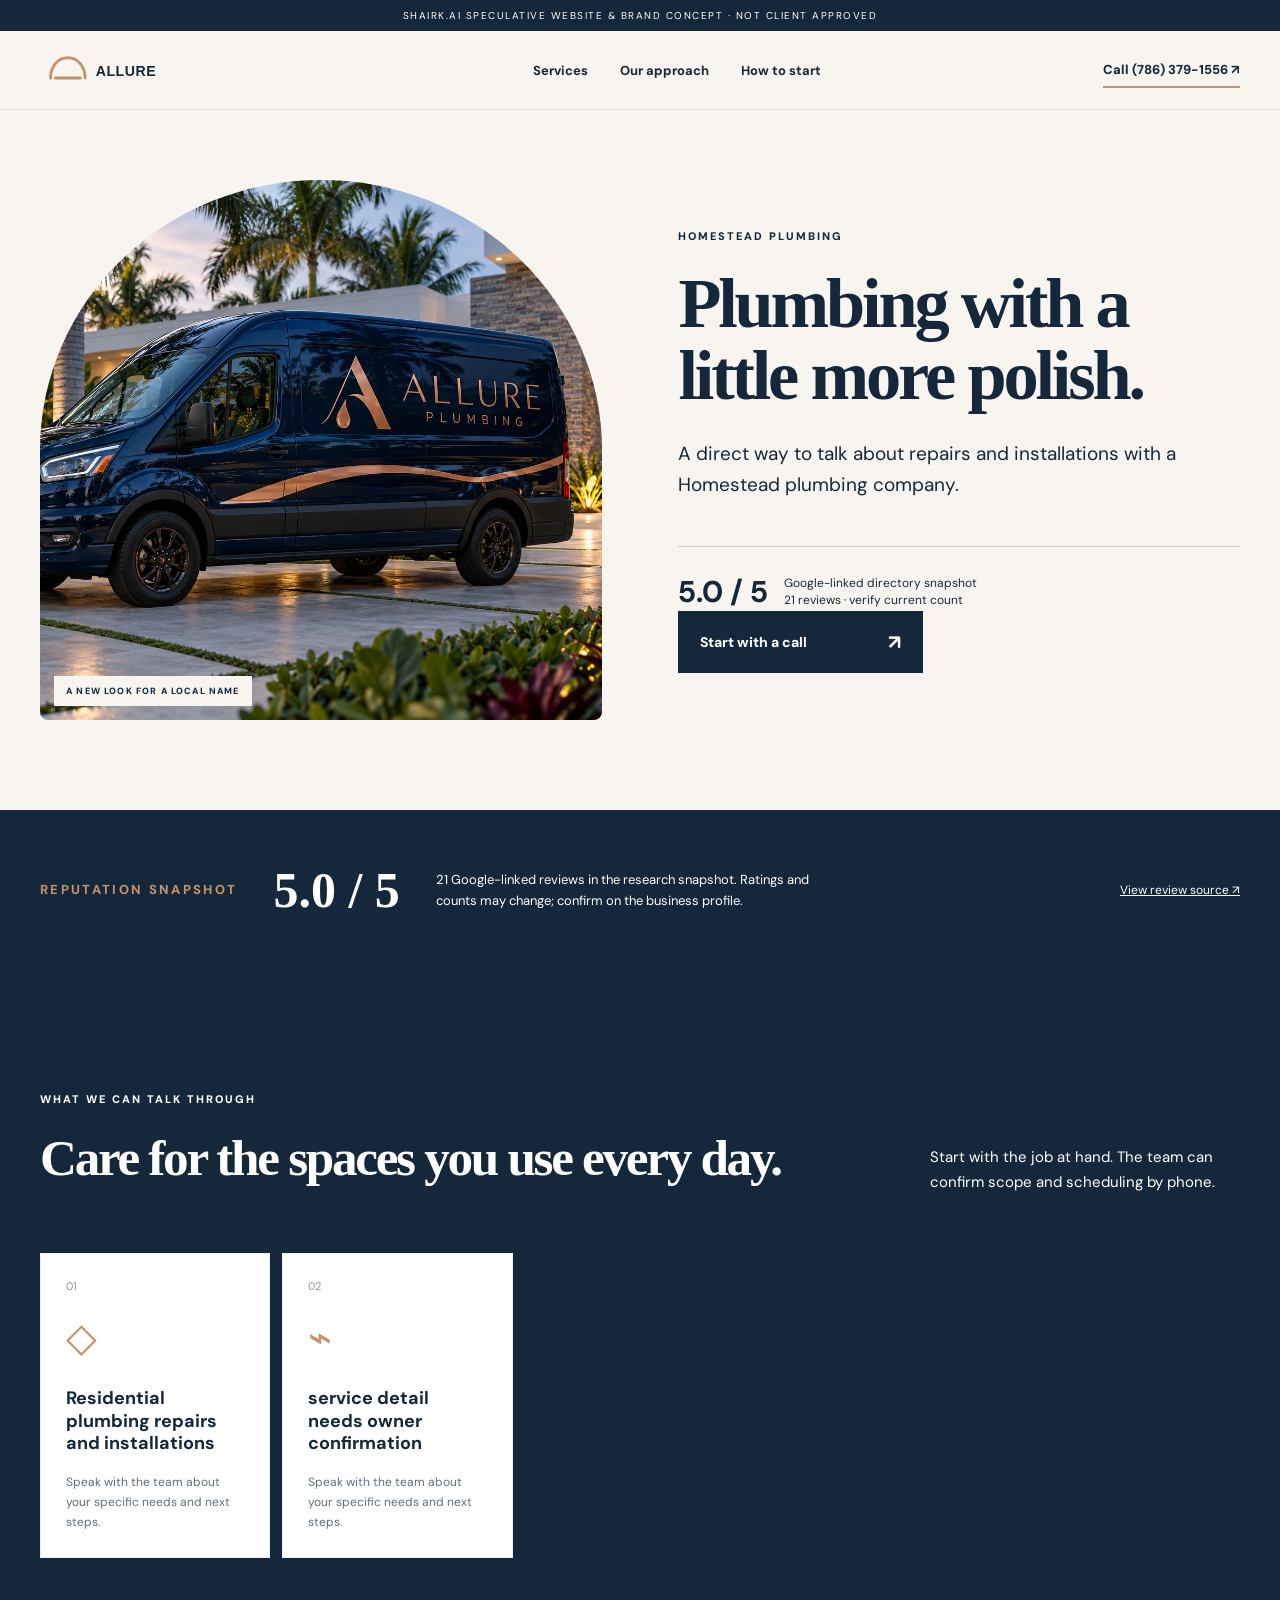
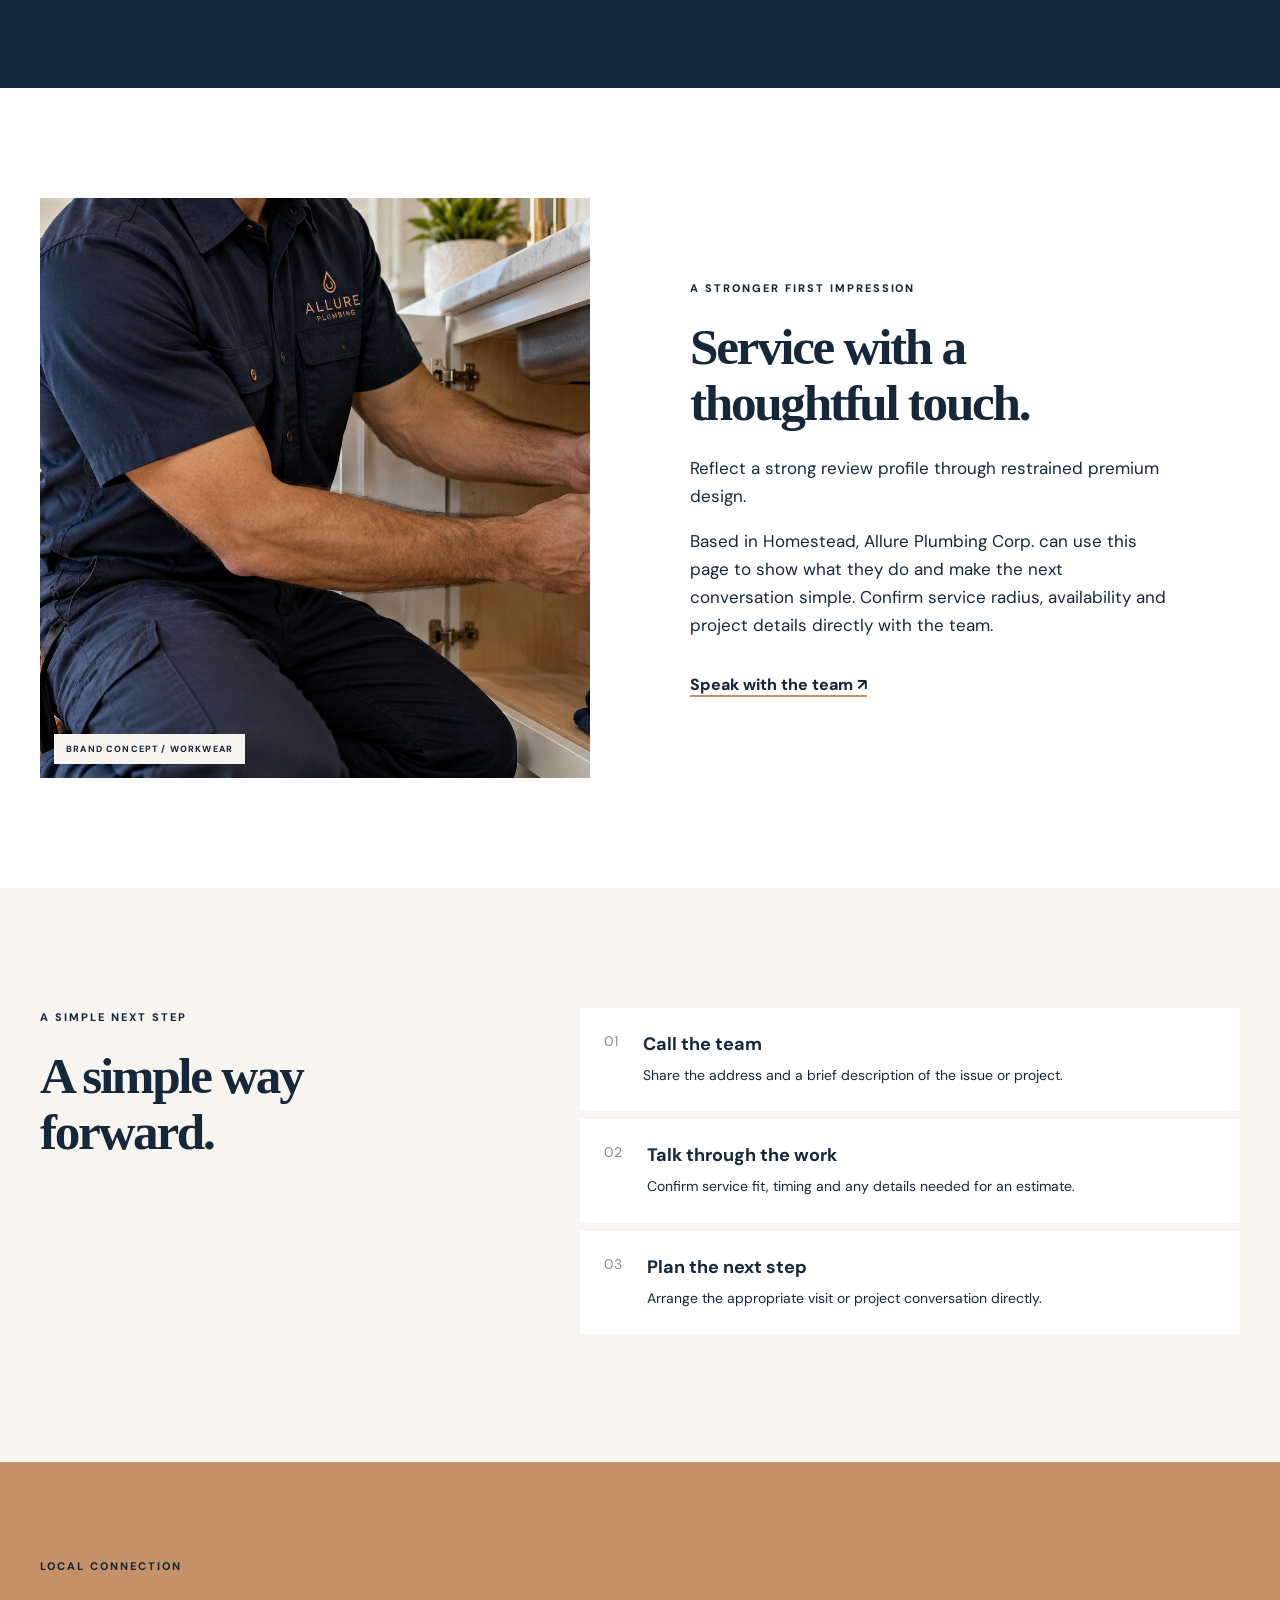
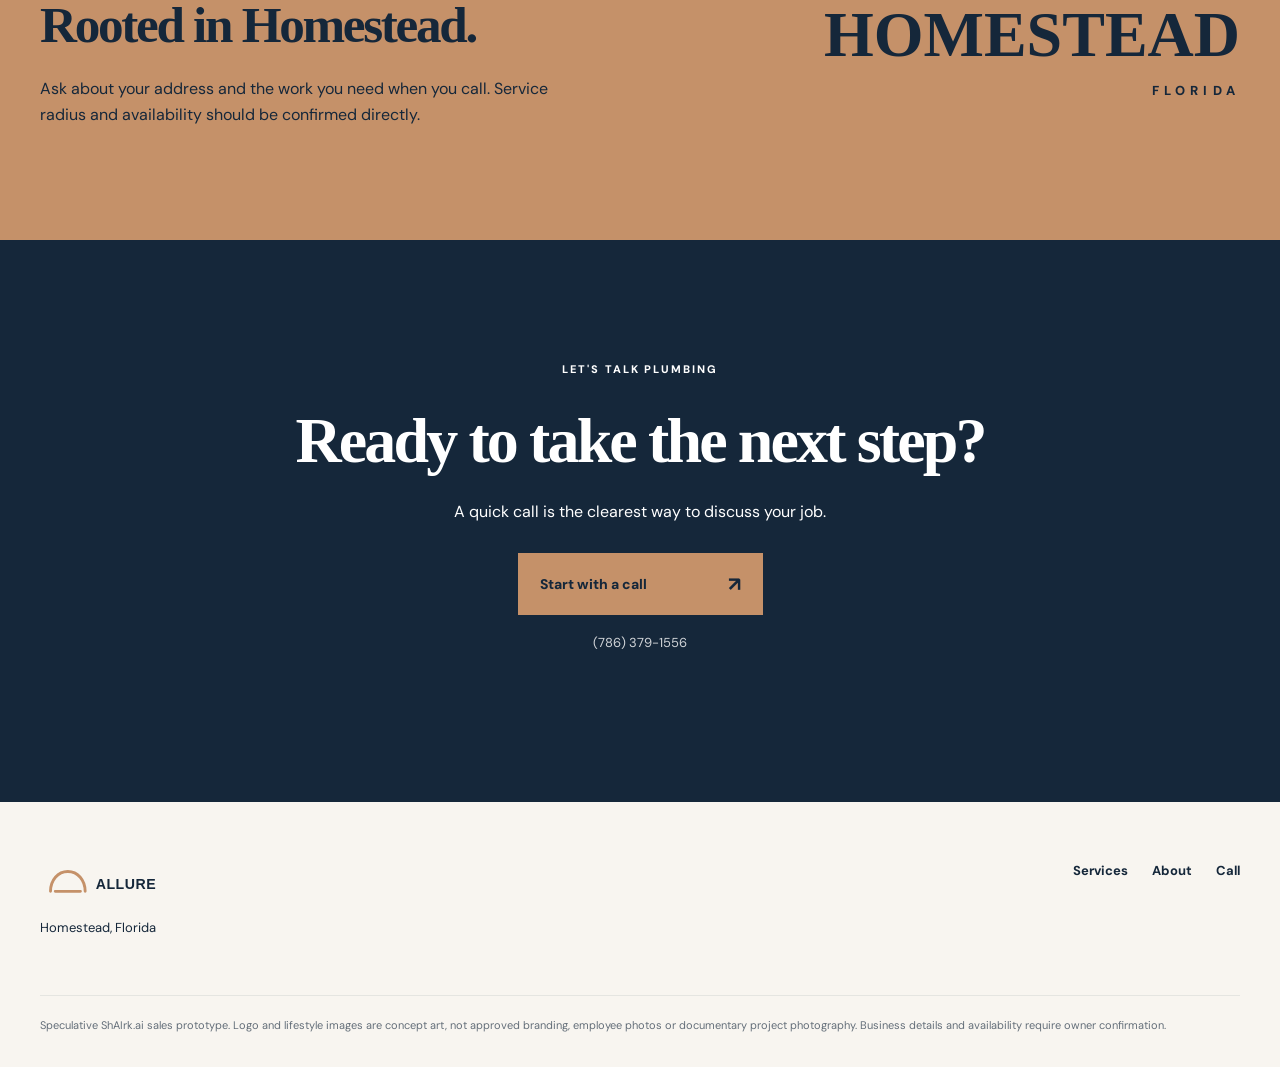
<file: index.html>
<!doctype html><html lang="en"><head><meta charset="utf-8"><meta name="viewport" content="width=device-width,initial-scale=1"><meta name="theme-color" content="#15273a"><meta name="description" content="Concept landing page for Allure Plumbing Corp.: explore plumbing services and call (786) 379-1556."><title>Allure Plumbing Corp. | Plumbing in Homestead</title><link rel="icon" href="assets/favicon.svg" type="image/svg+xml"><link rel="stylesheet" href="styles.css"></head>
    <body class="style-6"><div class="concept-ribbon">SHAIRK.AI SPECULATIVE WEBSITE & BRAND CONCEPT · NOT CLIENT APPROVED</div><header class="site-header"><div class="wrap nav"><a class="brand" href="#top" aria-label="Allure Plumbing Corp. home"><img src="assets/logo-concept-a.svg" alt="Allure Plumbing Corp. concept logo"></a><nav aria-label="Main navigation"><a href="#services">Services</a><a href="#about">Our approach</a><a href="#process">How to start</a></nav><a class="nav-call" href="tel:+17863791556">Call (786) 379-1556 ↗</a></div></header><main id="top"><section class="hero wrap"><div class="hero-media"><img src="assets/brand-vehicle.png" alt="Speculative branded service vehicle concept" loading="eager"><div class="caption">A NEW LOOK FOR A LOCAL NAME</div></div><div class="hero-copy"><p class="eyebrow">HOMESTEAD PLUMBING</p><h1>Plumbing with a little more polish.</h1><p class="lead">A direct way to talk about repairs and installations with a Homestead plumbing company.</p><div class="rating"><strong>5.0 / 5</strong><span>Google-linked directory snapshot<br>21 reviews · verify current count</span></div><a class="button" href="tel:+17863791556">Start with a call <span>↗</span></a></div></section><section class="review-band" aria-label="Reputation snapshot"><div class="wrap review-inner"><p class="eyebrow">REPUTATION SNAPSHOT</p><strong>5.0 / 5</strong><p>21 Google-linked reviews in the research snapshot. Ratings and counts may change; confirm on the business profile.</p><a href="https://reviews.birdeye.com/allure-plumbing-corp-167033149842529" target="_blank" rel="noopener noreferrer">View review source ↗</a></div></section><section class="services wrap" id="services"><div class="section-heading"><div><p class="eyebrow">WHAT WE CAN TALK THROUGH</p><h2>Care for the spaces you use every day.</h2></div><p>Start with the job at hand. The team can confirm scope and scheduling by phone.</p></div><div class="service-grid"><article class="service-card"><span class="service-index">01</span><span class="service-symbol" aria-hidden="true">◇</span><h3>Residential plumbing repairs and installations</h3><p>Speak with the team about your specific needs and next steps.</p></article><article class="service-card"><span class="service-index">02</span><span class="service-symbol" aria-hidden="true">⌁</span><h3>service detail needs owner confirmation</h3><p>Speak with the team about your specific needs and next steps.</p></article></div></section>
    <section class="story" id="about"><div class="wrap story-grid"><div class="story-media"><img src="assets/brand-workwear.png" alt="Speculative branded workwear concept" loading="lazy"><span class="caption">BRAND CONCEPT / WORKWEAR</span></div><div class="story-copy"><p class="eyebrow">A STRONGER FIRST IMPRESSION</p><h2>Service with a thoughtful touch.</h2><p>Reflect a strong review profile through restrained premium design.</p><p>Based in Homestead, Allure Plumbing Corp. can use this page to show what they do and make the next conversation simple. Confirm service radius, availability and project details directly with the team.</p><a class="text-link" href="tel:+17863791556">Speak with the team ↗</a></div></div></section>
    <section class="process wrap process-alt" id="process"><div><p class="eyebrow">A SIMPLE NEXT STEP</p><h2>A simple way forward.</h2></div><ol><li><span>01</span><div><strong>Call the team</strong><p>Share the address and a brief description of the issue or project.</p></div></li><li><span>02</span><div><strong>Talk through the work</strong><p>Confirm service fit, timing and any details needed for an estimate.</p></div></li><li><span>03</span><div><strong>Plan the next step</strong><p>Arrange the appropriate visit or project conversation directly.</p></div></li></ol></section><section class="area" id="area"><div class="wrap area-inner"><div><p class="eyebrow">LOCAL CONNECTION</p><h2>Rooted in Homestead.</h2><p>Ask about your address and the work you need when you call. Service radius and availability should be confirmed directly.</p></div><div class="area-mark">HOMESTEAD<span>FLORIDA</span></div></div></section><section class="final-cta"><div class="wrap"><p class="eyebrow">LET'S TALK PLUMBING</p><h2>Ready to take the next step?</h2><p>A quick call is the clearest way to discuss your job.</p><a class="button" href="tel:+17863791556">Start with a call <span>↗</span></a><p class="phone-print">(786) 379-1556</p></div></section></main><footer><div class="wrap footer-grid"><div><img src="assets/logo-concept-a.svg" alt="Allure Plumbing Corp. concept logo"><p>Homestead, Florida</p></div><div><a href="#services">Services</a><a href="#about">About</a><a href="tel:+17863791556">Call</a></div></div><p class="disclaimer wrap">Speculative ShAIrk.ai sales prototype. Logo and lifestyle images are concept art, not approved branding, employee photos or documentary project photography. Business details and availability require owner confirmation.</p></footer><a class="mobile-call" href="tel:+17863791556">Start with a call ↗</a></body></html>
</file>
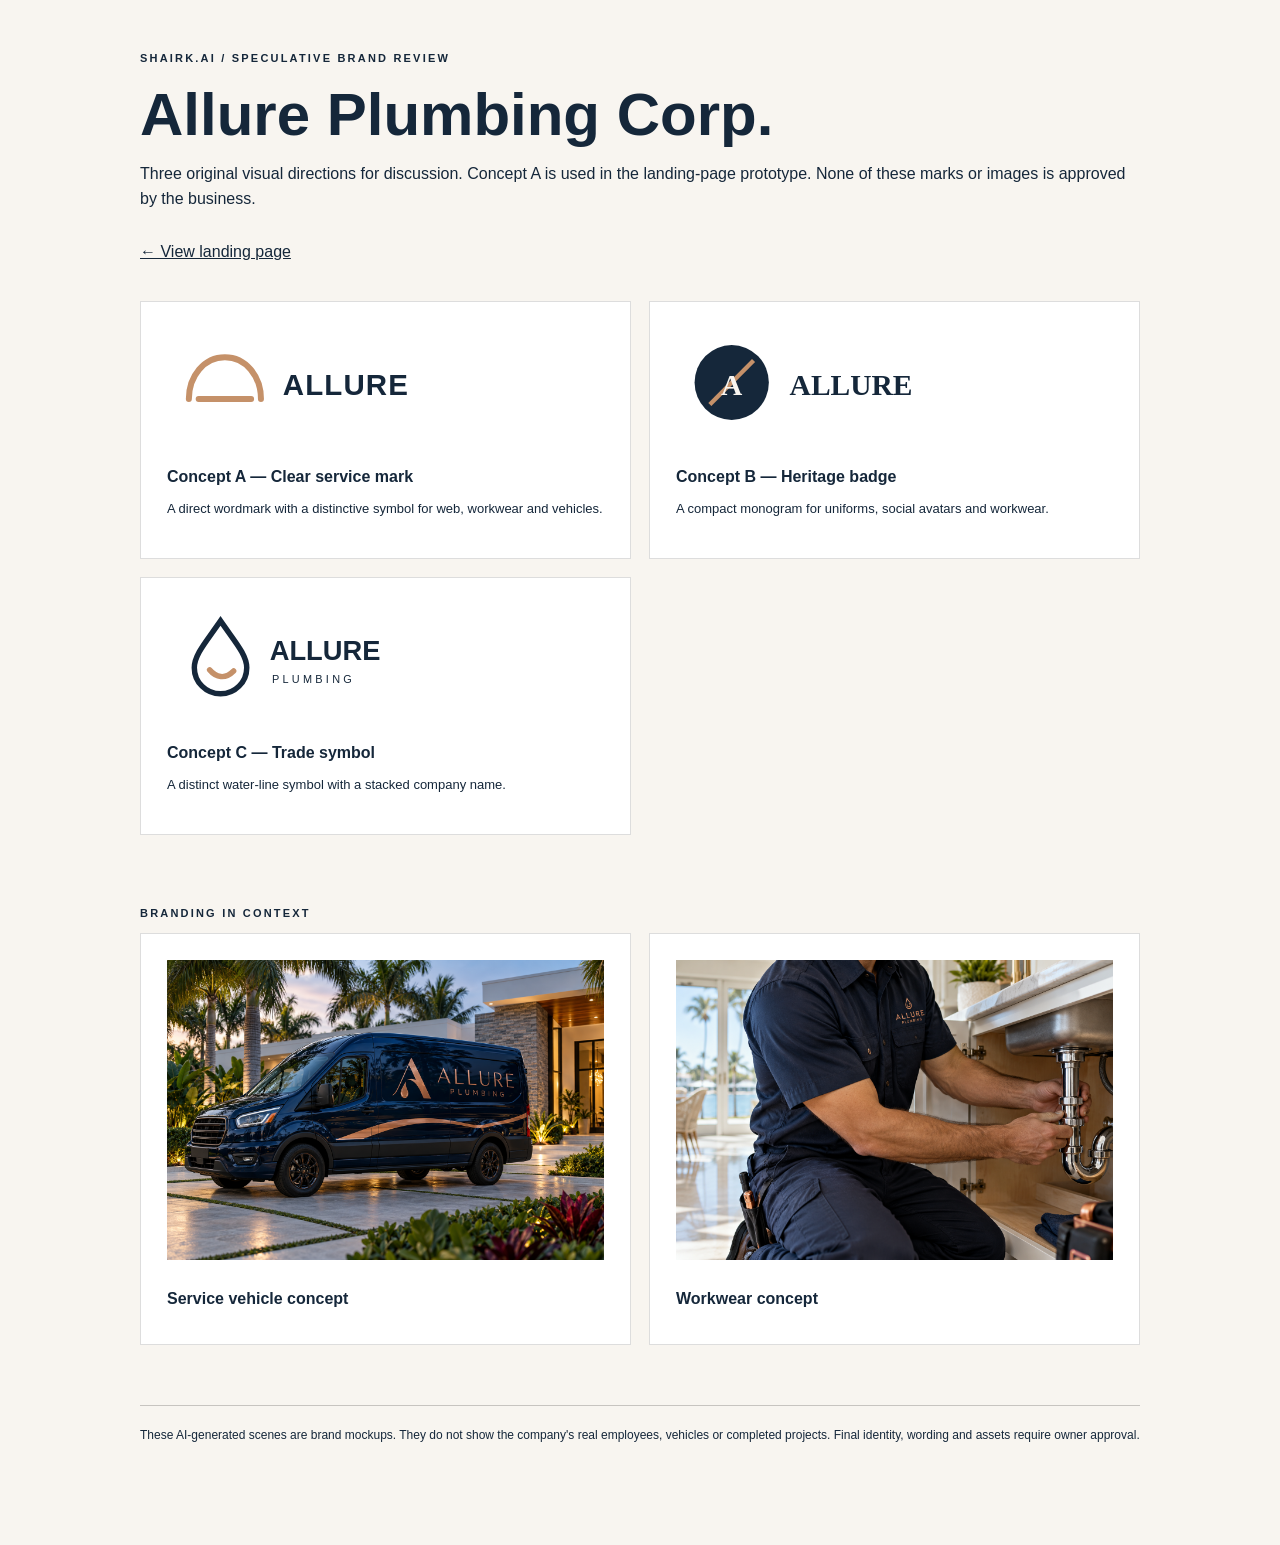
<file: logo-review.html>
<!doctype html><html lang="en"><head><meta charset="utf-8"><meta name="viewport" content="width=device-width,initial-scale=1"><title>Allure Plumbing Corp. | Brand concept review</title><style>body{margin:0;background:#f8f5f0;color:#15273a;font-family:Arial,sans-serif}main{width:min(1000px,calc(100% - 36px));margin:50px auto 100px}.eyebrow{font-size:11px;letter-spacing:.2em;font-weight:bold}h1{font-size:clamp(34px,5vw,60px);line-height:1.05;margin:16px 0}p{line-height:1.55}a{color:inherit}.back{display:inline-block;margin:15px 0 40px}.grid{display:grid;grid-template-columns:1fr 1fr;gap:18px}.card{background:white;padding:26px;border:1px solid #0002}.card img{width:100%;height:110px;object-fit:contain;object-position:left}.card h2{font-size:16px;margin:26px 0 10px}.card p{font-size:13px}.card img.concept-photo{width:100%;height:300px;object-fit:cover}.photos{margin-top:70px}.note{font-size:12px;border-top:1px solid #0003;padding-top:20px;margin-top:60px}@media(max-width:700px){.grid{grid-template-columns:1fr}}</style></head><body><main><p class="eyebrow">SHAIRK.AI / SPECULATIVE BRAND REVIEW</p><h1>Allure Plumbing Corp.</h1><p>Three original visual directions for discussion. Concept A is used in the landing-page prototype. None of these marks or images is approved by the business.</p><a class="back" href="/">← View landing page</a><div class="grid"><article class="card"><img src="assets/logo-concept-a.svg" alt="Clean professional wordmark"><h2>Concept A — Clear service mark</h2><p>A direct wordmark with a distinctive symbol for web, workwear and vehicles.</p></article><article class="card"><img src="assets/logo-concept-b.svg" alt="Monogram badge"><h2>Concept B — Heritage badge</h2><p>A compact monogram for uniforms, social avatars and workwear.</p></article><article class="card"><img src="assets/logo-concept-c.svg" alt="Water drop trade icon"><h2>Concept C — Trade symbol</h2><p>A distinct water-line symbol with a stacked company name.</p></article></div><div class="photos"><p class="eyebrow">BRANDING IN CONTEXT</p><div class="grid"><article class="card"><img class="concept-photo" src="assets/brand-vehicle.png" alt="Speculative branded service vehicle concept"><h2>Service vehicle concept</h2></article><article class="card"><img class="concept-photo" src="assets/brand-workwear.png" alt="Speculative branded workwear concept"><h2>Workwear concept</h2></article></div></div><p class="note">These AI-generated scenes are brand mockups. They do not show the company's real employees, vehicles or completed projects. Final identity, wording and assets require owner approval.</p></main></body></html>
</file>
<file: styles.css>
@import url('https://fonts.googleapis.com/css2?family=DM+Sans:wght@400;500;600;700;800&family=Manrope:wght@400;500;600;700;800&display=swap');
    :root{--ink:#15273a;--accent:#c59169;--paper:#f8f5f0;--font-head:Georgia;--font-body:'DM Sans',Arial,sans-serif}*{box-sizing:border-box}html{scroll-behavior:smooth}body{margin:0;color:var(--ink);background:var(--paper);font-family:var(--font-body)}a{color:inherit;text-decoration:none}img{display:block;max-width:100%}.wrap{width:min(1200px,calc(100% - 48px));margin:auto}.concept-ribbon{background:var(--ink);color:white;text-align:center;font-size:10px;letter-spacing:.15em;padding:9px 15px}.site-header{background:var(--paper);border-bottom:1px solid rgba(20,40,50,.1);position:sticky;top:0;z-index:20;backdrop-filter:blur(16px)}.nav{display:flex;align-items:center;justify-content:space-between;gap:28px;min-height:78px}.brand img{width:210px;max-height:52px}nav{display:flex;gap:32px;font-size:13px;font-weight:700}nav a:hover,.text-link:hover{text-decoration:underline}.nav-call{font-size:13px;font-weight:800;border-bottom:2px solid var(--accent);padding:8px 0;white-space:nowrap}.eyebrow{font-size:11px;letter-spacing:.18em;font-weight:800;text-transform:uppercase;margin:0 0 22px}h1,h2,h3,p{margin-top:0}h1,h2{font-family:var(--font-head);letter-spacing:-.045em}h1{font-size:clamp(48px,5.5vw,86px);line-height:1.03;margin:0 0 26px}h2{font-size:clamp(38px,4vw,60px);line-height:1.08;margin:0 0 24px}h3{font-size:21px;line-height:1.25}p{line-height:1.65}.hero{display:grid;grid-template-columns:1fr 1fr;gap:clamp(40px,6vw,90px);align-items:center;min-height:690px;padding-top:70px;padding-bottom:90px}.hero-copy{max-width:600px}.hero-copy .lead{font-size:19px;max-width:540px;margin-bottom:32px}.button{display:inline-flex;align-items:center;justify-content:space-between;gap:38px;background:var(--ink);color:white;font-weight:800;font-size:14px;padding:18px 22px;min-width:245px;transition:transform .2s,background .2s}.button:hover{transform:translateY(-3px);background:#263e50}.button span{font-size:20px}.hero-media{position:relative;min-width:0}.hero-media img{width:100%;height:540px;object-fit:cover}.caption{position:absolute;bottom:14px;left:14px;background:var(--paper);padding:9px 12px;font-size:9px;letter-spacing:.13em;font-weight:800}.rating{display:flex;gap:16px;align-items:center;margin-top:46px;padding-top:25px;border-top:1px solid rgba(30,40,40,.2)}.rating strong{font-size:30px;white-space:nowrap}.rating span{font-size:12px;line-height:1.4}.hero-stamp{position:absolute;right:-20px;bottom:-20px;background:var(--accent);width:140px;height:140px;border-radius:50%;display:grid;place-content:center;text-align:center;font-size:15px;font-weight:800;transform:rotate(10deg)}.review-band{background:var(--ink);color:white}.review-inner{display:flex;align-items:center;gap:36px;min-height:160px}.review-inner .eyebrow{margin:0;min-width:160px;color:var(--accent)}.review-inner strong{font-size:50px;font-family:var(--font-head);white-space:nowrap}.review-inner p{font-size:13px;max-width:390px;margin:0}.review-inner a{font-size:12px;text-decoration:underline;margin-left:auto;white-space:nowrap}.services{padding-top:120px;padding-bottom:130px}.section-heading{display:flex;justify-content:space-between;align-items:end;gap:40px;margin-bottom:44px}.section-heading>p{max-width:310px;font-size:15px}.service-grid{display:grid;grid-template-columns:repeat(5,1fr);gap:12px}.service-card{background:white;min-height:265px;padding:25px;display:flex;flex-direction:column;border:1px solid rgba(20,40,50,.08)}.service-index{font-size:11px;opacity:.5}.service-symbol{font-size:40px;color:var(--accent);margin:18px 0 24px}.service-card h3{font-size:18px;flex:1}.service-card p{font-size:12px;margin:0;opacity:.68}.story{background:white;padding:110px 0}.story-grid{display:grid;grid-template-columns:1fr 1fr;align-items:center;gap:100px}.story-media{position:relative}.story-media img{width:100%;height:580px;object-fit:cover}.story-copy{max-width:480px}.story-copy p:not(.eyebrow){font-size:17px}.text-link{display:inline-block;border-bottom:2px solid var(--accent);font-weight:800;margin-top:18px}.process{display:grid;grid-template-columns:1fr 1fr;gap:100px;padding-top:120px;padding-bottom:120px}.process ol{padding:0;margin:0;list-style:none}.process li{display:flex;gap:25px;padding:22px 0;border-top:1px solid rgba(20,40,50,.2)}.process li span{color:#8b8b8b;font-size:14px}.process li strong{font-size:18px}.process li p{font-size:14px;margin:8px 0 0}.area{background:var(--accent);padding:95px 0}.area-inner{display:flex;justify-content:space-between;align-items:center;gap:50px}.area-inner>div:first-child{max-width:540px}.area-mark{font-family:var(--font-head);font-size:clamp(35px,5vw,78px);font-weight:bold;line-height:1;text-align:right}.area-mark span{display:block;font:800 13px var(--font-body);letter-spacing:.4em;margin-top:15px}.final-cta{background:var(--ink);color:white;text-align:center;padding:120px 0}.final-cta h2{font-size:clamp(45px,5vw,75px)}.final-cta p{margin-bottom:28px}.final-cta .button{background:var(--accent);color:var(--ink)}.phone-print{font-size:13px;margin-top:17px;opacity:.8}footer{background:var(--paper);padding:60px 0 32px}.footer-grid{display:flex;justify-content:space-between;align-items:start}.footer-grid img{width:210px}.footer-grid p{font-size:13px;margin:12px 0}.footer-grid>div:last-child{display:flex;gap:24px;font-size:13px;font-weight:700}.disclaimer{border-top:1px solid rgba(20,40,50,.12);padding-top:20px;margin-top:45px;font-size:11px;opacity:.65}.mobile-call{display:none}
    .style-0 .hero-media img,.style-5 .hero-media img{border-radius:48% 48% 4px 4px}.style-1{background:#eaf6f5}.style-1 .hero{grid-template-columns:1.08fr .92fr}.style-1 .hero-media img{border-radius:4px 120px 4px 4px}.style-2 .hero{grid-template-columns:1.15fr .85fr}.style-2 .hero-media img{height:600px;clip-path:polygon(0 0,100% 0,100% 90%,8% 100%)}.style-3 .hero{background:var(--ink);color:white;width:100%;padding-left:max(24px,calc((100vw - 1200px)/2));padding-right:max(24px,calc((100vw - 1200px)/2))}.style-3 .hero .button{background:var(--accent);color:var(--ink)}.style-3 .hero-media img{border:14px solid white;transform:rotate(2deg)}.style-4 .hero-media img{border-radius:220px 220px 0 0}.style-4 .hero{grid-template-columns:.9fr 1.1fr}.style-5 .hero{grid-template-columns:1.05fr .95fr}.style-5 .hero-media img{border-radius:50% 50% 0 0}.style-6 .hero-media img{border-radius:50% 50% 8px 8px}.style-6 .services{background:var(--ink);color:white;width:100%;padding-left:max(24px,calc((100vw - 1200px)/2));padding-right:max(24px,calc((100vw - 1200px)/2))}.style-6 .service-card{color:var(--ink)}.style-7 .hero{grid-template-columns:1fr 1.1fr}.style-7 .hero-media img{border-radius:14px;box-shadow:20px 20px 0 var(--accent)}.style-8 .hero{background:var(--accent);width:100%;padding-left:max(24px,calc((100vw - 1200px)/2));padding-right:max(24px,calc((100vw - 1200px)/2))}.style-8 .hero-media img{border-radius:50%}.style-9 .hero-media img{border-radius:180px 180px 18px 18px}.style-9 .hero{grid-template-columns:1fr .85fr}.alternate .story-grid{direction:rtl}.alternate .story-grid>*{direction:ltr}.process-alt{grid-template-columns:.8fr 1.2fr}.process-alt li{background:white;margin-bottom:8px;padding:24px;border:0}
    @media(max-width:950px){nav{display:none}.service-grid{grid-template-columns:repeat(3,1fr)}.story-grid{gap:50px}.review-inner{flex-wrap:wrap;padding:28px 0;gap:16px}.review-inner a{margin-left:0}}
    @media(max-width:700px){.wrap{width:min(100% - 32px,560px)}.concept-ribbon{font-size:8px}.nav{min-height:68px}.brand img{width:150px}.nav-call{display:none}.hero,.style-1 .hero,.style-2 .hero,.style-3 .hero,.style-4 .hero,.style-5 .hero,.style-7 .hero,.style-8 .hero,.style-9 .hero{display:flex;flex-direction:column;align-items:stretch;gap:34px;min-height:0;padding-top:45px;padding-bottom:55px}.hero .hero-media{order:2}.hero .hero-copy{order:1}.hero-media img,.style-2 .hero-media img{height:350px}h1{font-size:clamp(42px,11vw,66px)}h2{font-size:38px}.hero-copy .lead{font-size:16px}.rating{margin-top:30px}.review-inner{display:grid;grid-template-columns:1fr 1fr}.review-inner .eyebrow{grid-column:span 2}.review-inner strong{font-size:40px}.review-inner p{font-size:11px}.review-inner a{grid-column:span 2}.services{padding-top:75px;padding-bottom:80px}.section-heading{display:block}.service-grid{grid-template-columns:1fr 1fr}.service-card{min-height:220px;padding:18px}.service-card h3{font-size:16px}.service-card p{font-size:11px}.story{padding:75px 0}.story-grid,.process{display:flex;flex-direction:column;gap:35px}.story-media img{height:360px}.process{padding-top:80px;padding-bottom:80px}.process ol{width:100%}.area{padding:65px 0}.area-inner{display:block}.area-mark{text-align:left;margin-top:40px}.final-cta{padding:85px 0}.footer-grid{display:block}.footer-grid>div:last-child{margin-top:25px}.mobile-call{display:block;position:fixed;bottom:0;left:0;width:100%;padding:17px;text-align:center;background:var(--accent);color:var(--ink);font-size:14px;font-weight:800;z-index:30;box-shadow:0 -4px 24px #0002}footer{padding-bottom:100px}}
    @media(max-width:420px){.service-grid{grid-template-columns:1fr}.service-card{min-height:170px}.hero-media img{height:290px}.hero-stamp{width:100px;height:100px;font-size:11px;right:0}}
    @media(prefers-reduced-motion:reduce){html{scroll-behavior:auto}.button{transition:none}}
</file>
